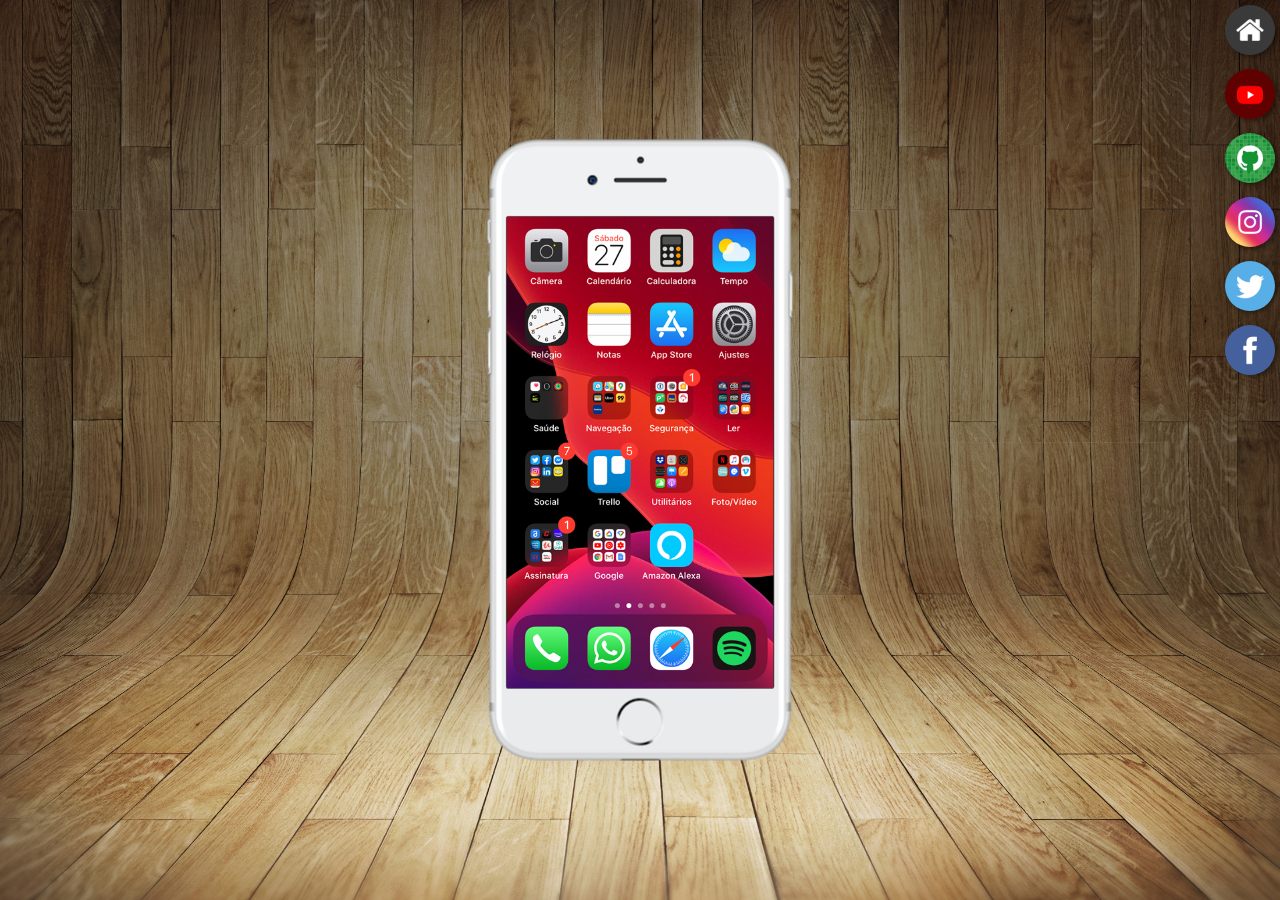
<file: index.html>
<!DOCTYPE html>
<html lang="pt-br">
<head>
    <meta charset="UTF-8">
    <meta http-equiv="X-UA-Compatible" content="IE=edge">
    <meta name="viewport" content="width=device-width, initial-scale=1.0">
    <link rel="shortcut icon" href="favicon.ico" type="image/x-icon">
    <link rel="stylesheet" href="estilos/style.css">
    <title>Projeto Redes Sociais</title>
</head>
<body>
    <main>
        <section id="telefone">
            <iframe src="home.html" name="tela" id="tela" frameborder="0">Seu nevegador não é compativel com isso</iframe>
        </section>
        <section id="redes-sociais">
            <a href="home.html" target="tela"><img src="imagens/logo-home.jpg" alt="Home"></a> <br>
            <a href="youtube.html" target="tela"><img src="imagens/logo-youtube.jpg" alt="YouTube"></a> <br>
            <a href="github.html" target="tela"><img src="imagens/logo-github.jpg" alt="GitHub"></a> <br>
            <a href="instagram.html" target="tela"><img src="imagens/logo-instagram.jpg" alt="Instagram"></a> <br>
            <a href="twitter.html" target="tela"><img src="imagens/logo-twitter.jpg" alt="Twitter"></a> <br>
            <a href="facebook.html" target="tela"><img src="imagens/logo-facebook.jpg" alt="Facebook"></a>
        </section>
    </main>
</body>
</html>
</file>
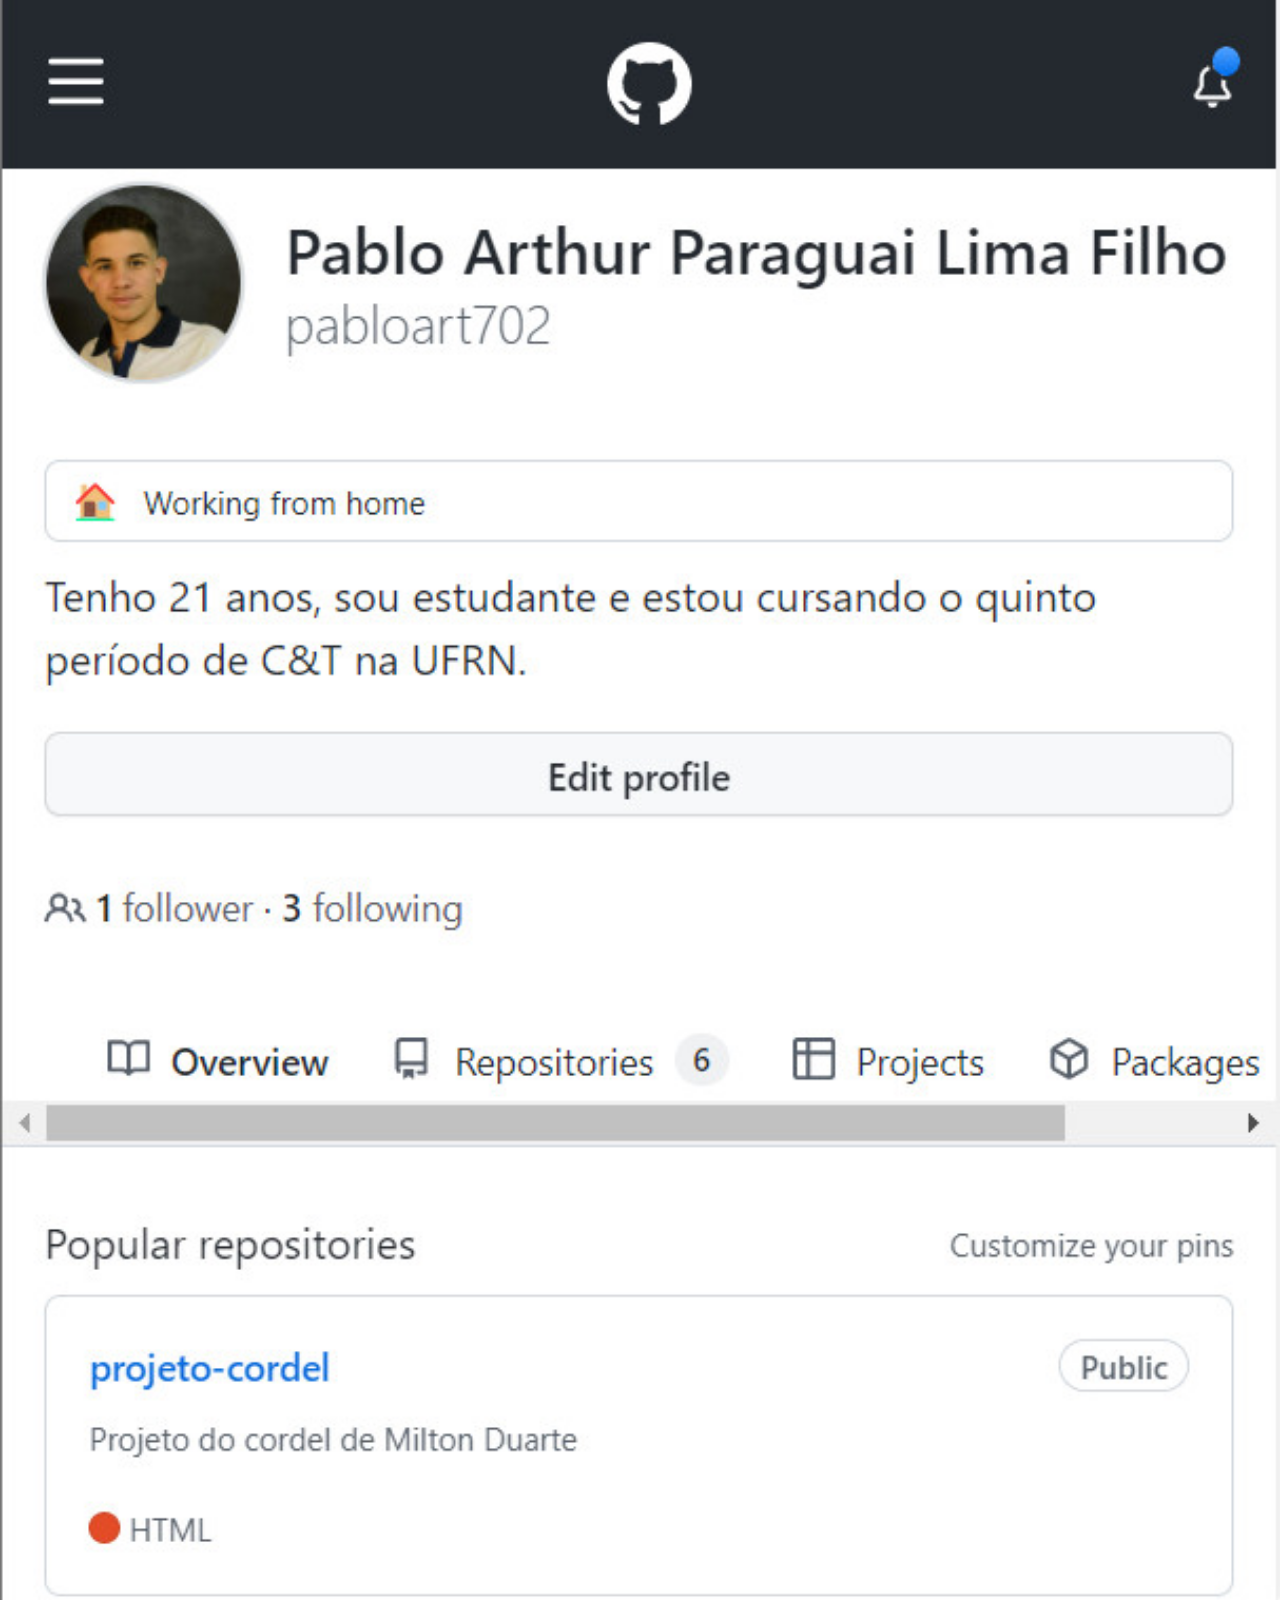
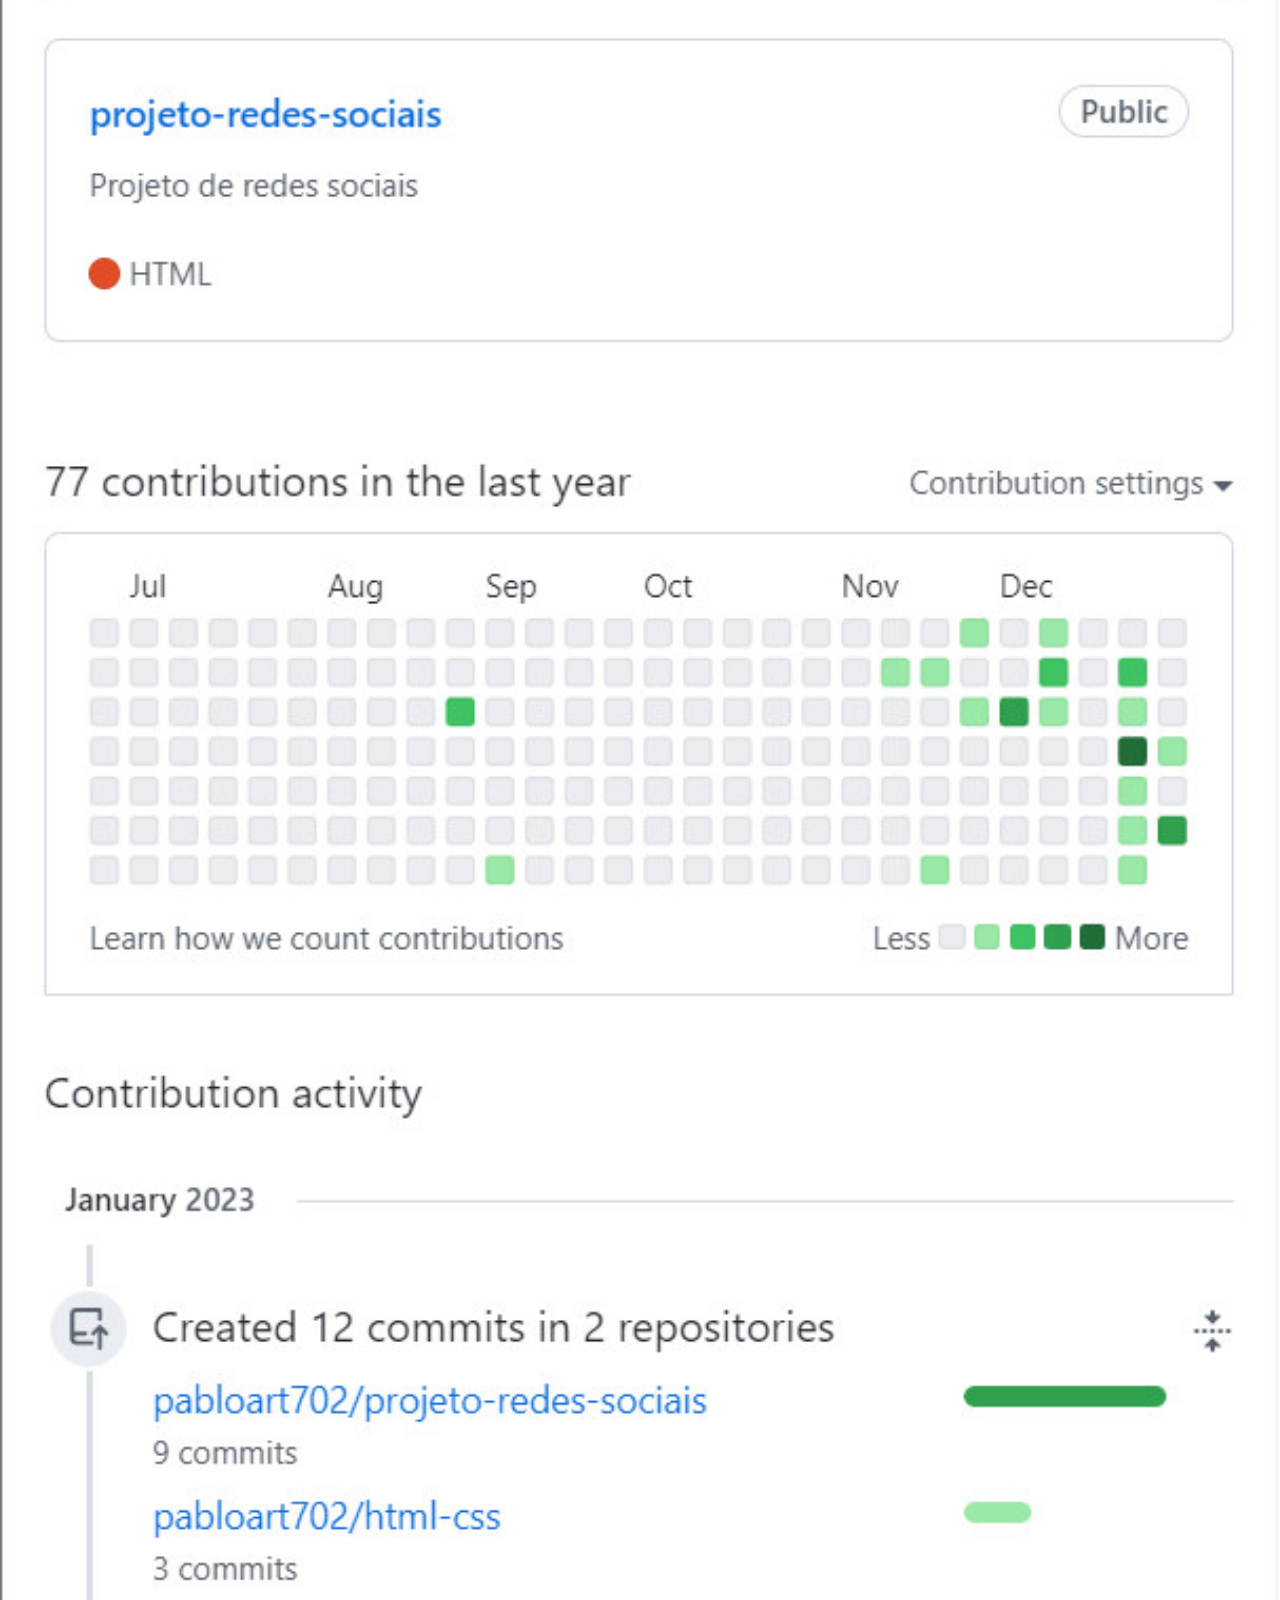
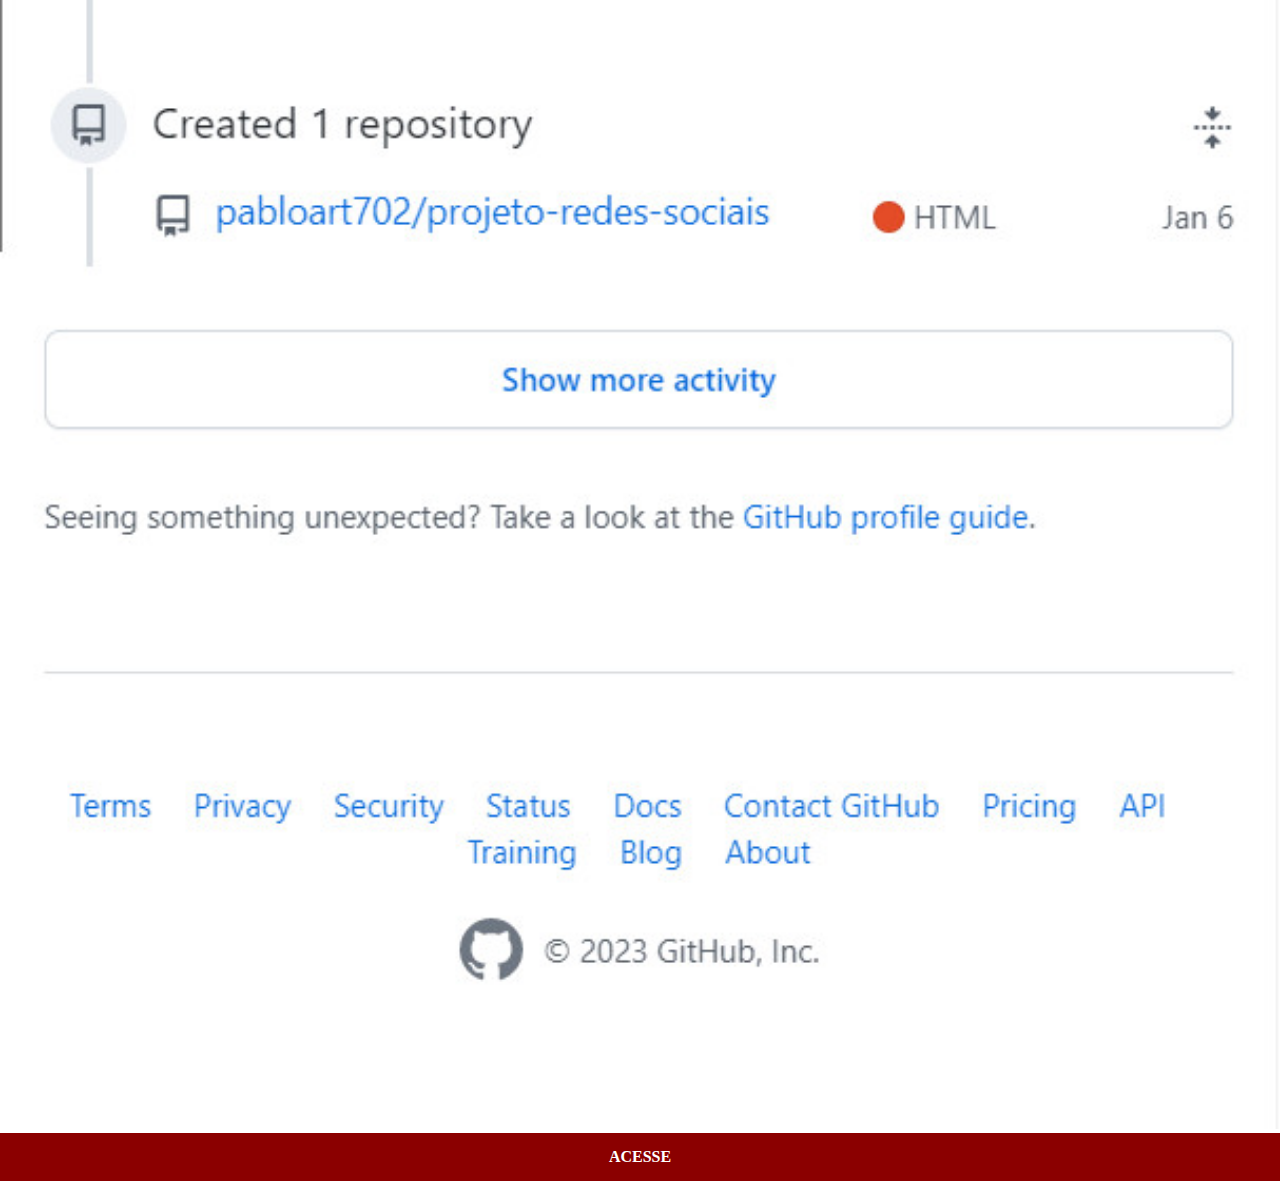
<file: github.html>
<!DOCTYPE html>
<html lang="pt-br">
<head>
    <meta charset="UTF-8">
    <meta http-equiv="X-UA-Compatible" content="IE=edge">
    <meta name="viewport" content="width=device-width, initial-scale=1.0">
    <link rel="stylesheet" href="estilos/sociais.css">
    <title>Github</title>
</head>
<body>
    <img src="imagens/tela-do-github.jpg" alt="GitHub">
    <a href="https://github.com/pabloart702" target="_blank">ACESSE</a>
</body>
</html>
</file>
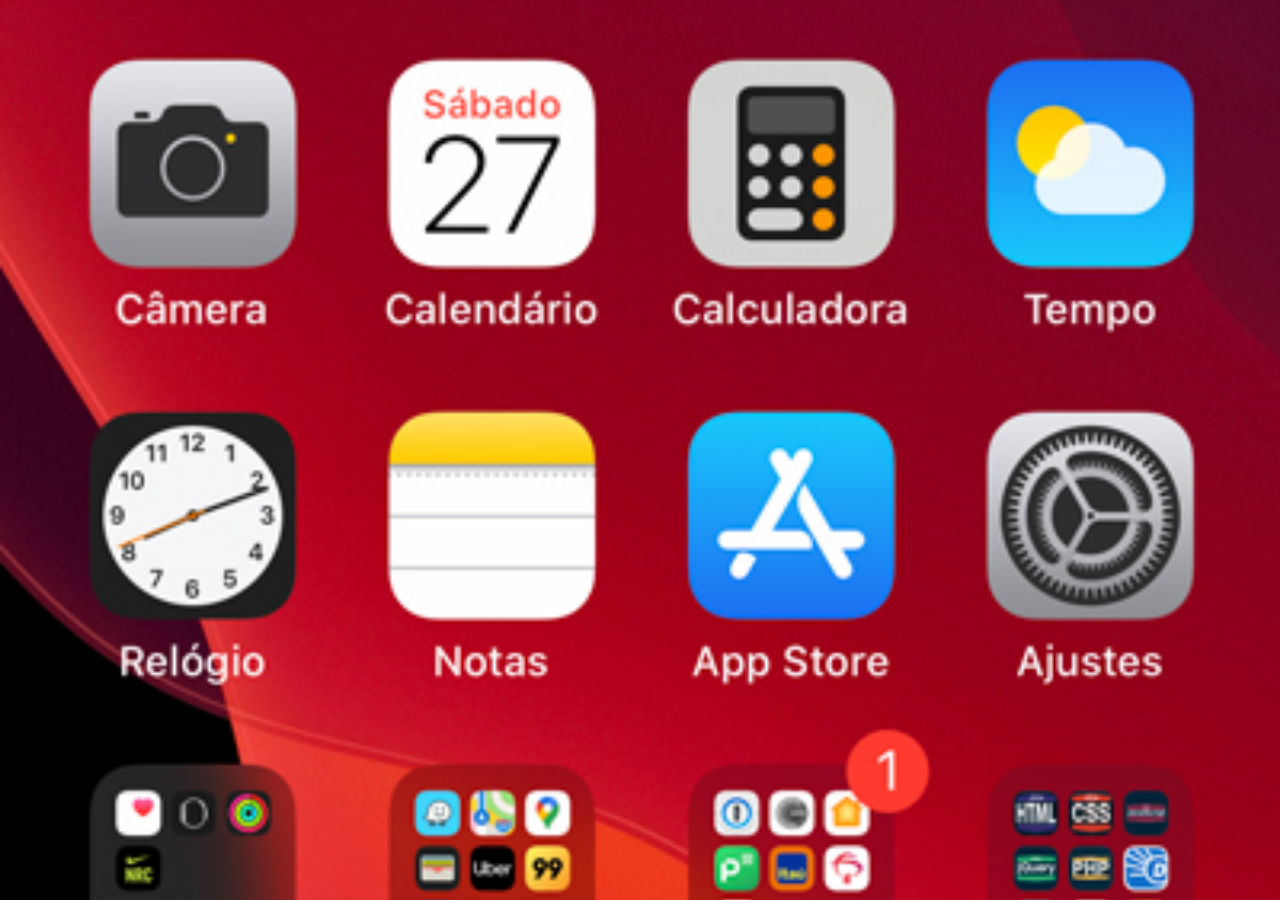
<file: home.html>
<!DOCTYPE html>
<html lang="pt-br">
<head>
    <meta charset="UTF-8">
    <meta http-equiv="X-UA-Compatible" content="IE=edge">
    <meta name="viewport" content="width=device-width, initial-scale=1.0">
    <title>Home</title>
</head>
<style>
    * {
        margin: 0px;
        padding: 0px;
    }

    body {
        width: 100vw;
        height: 100vh;
        background: black url('imagens/tela-home.jpg') no-repeat top center;
        background-size: cover;
    }
</style>

<body>
    
</body>
</html>
</file>
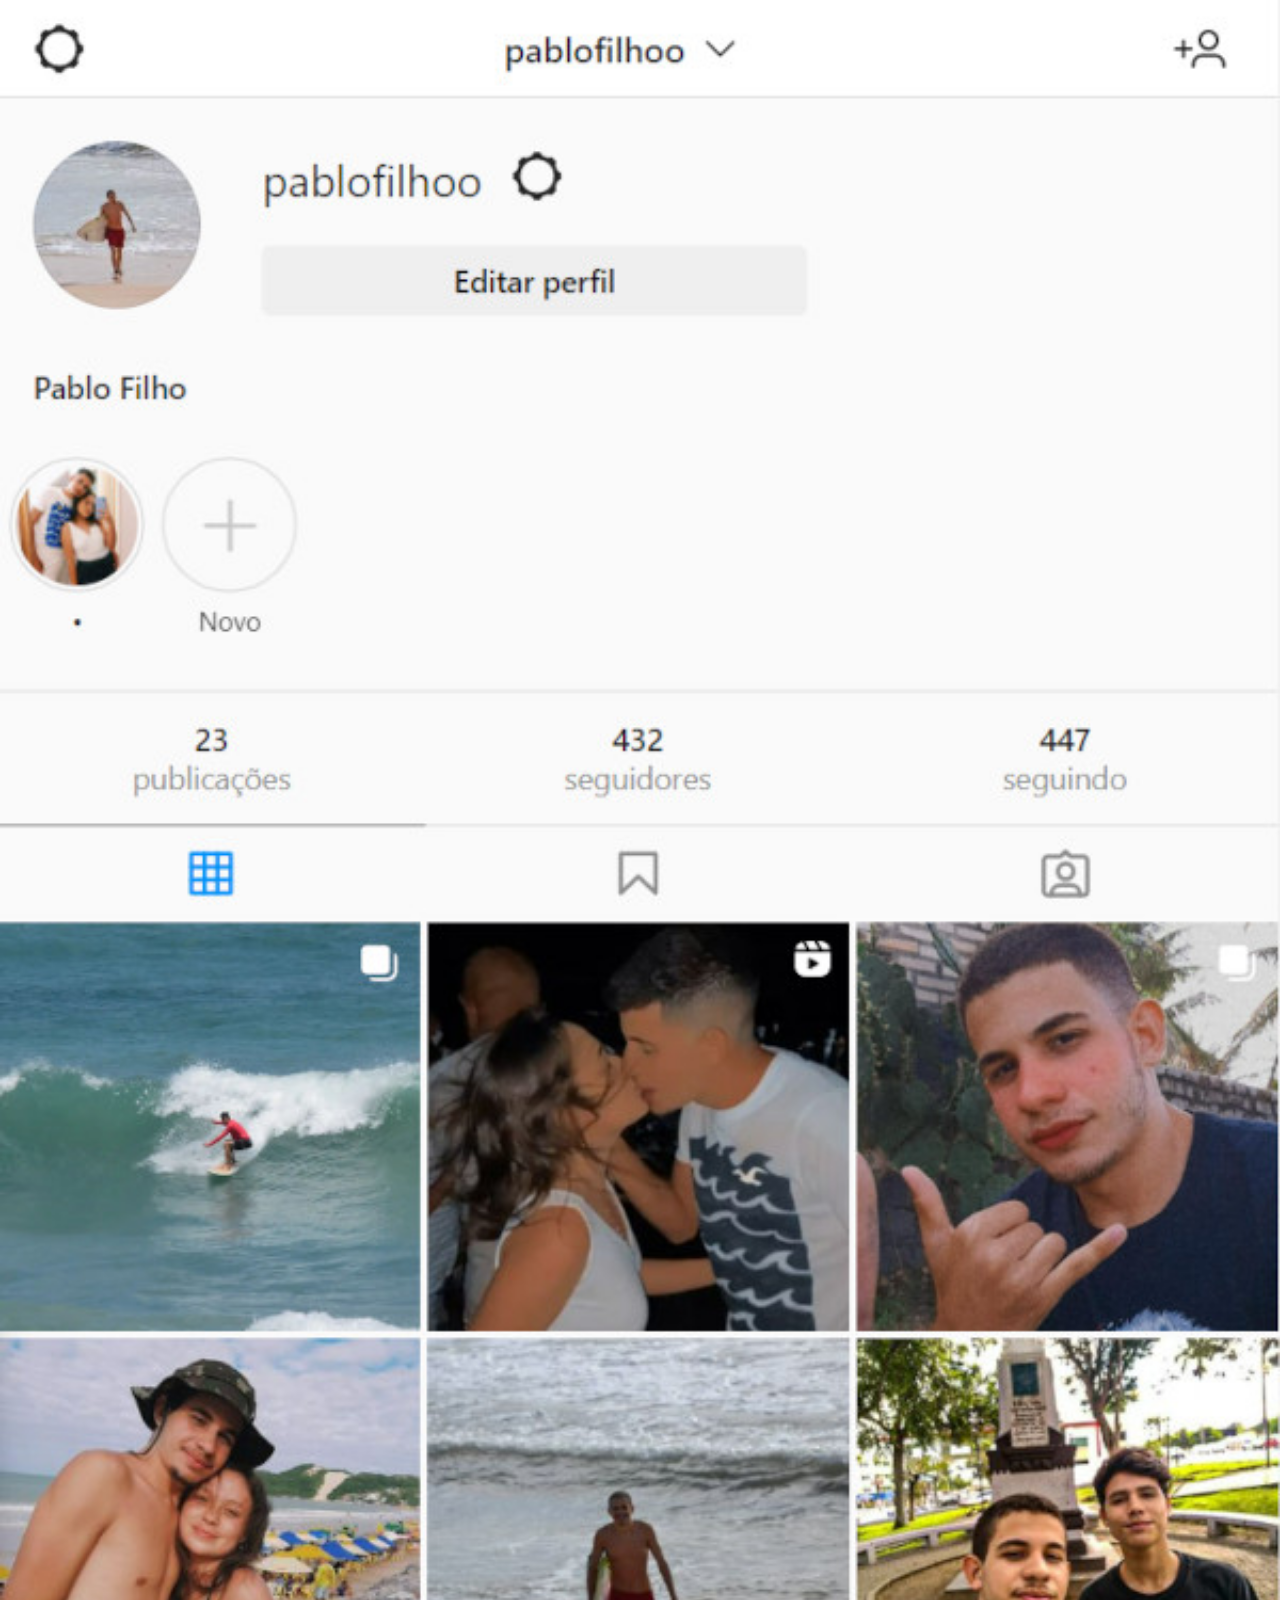
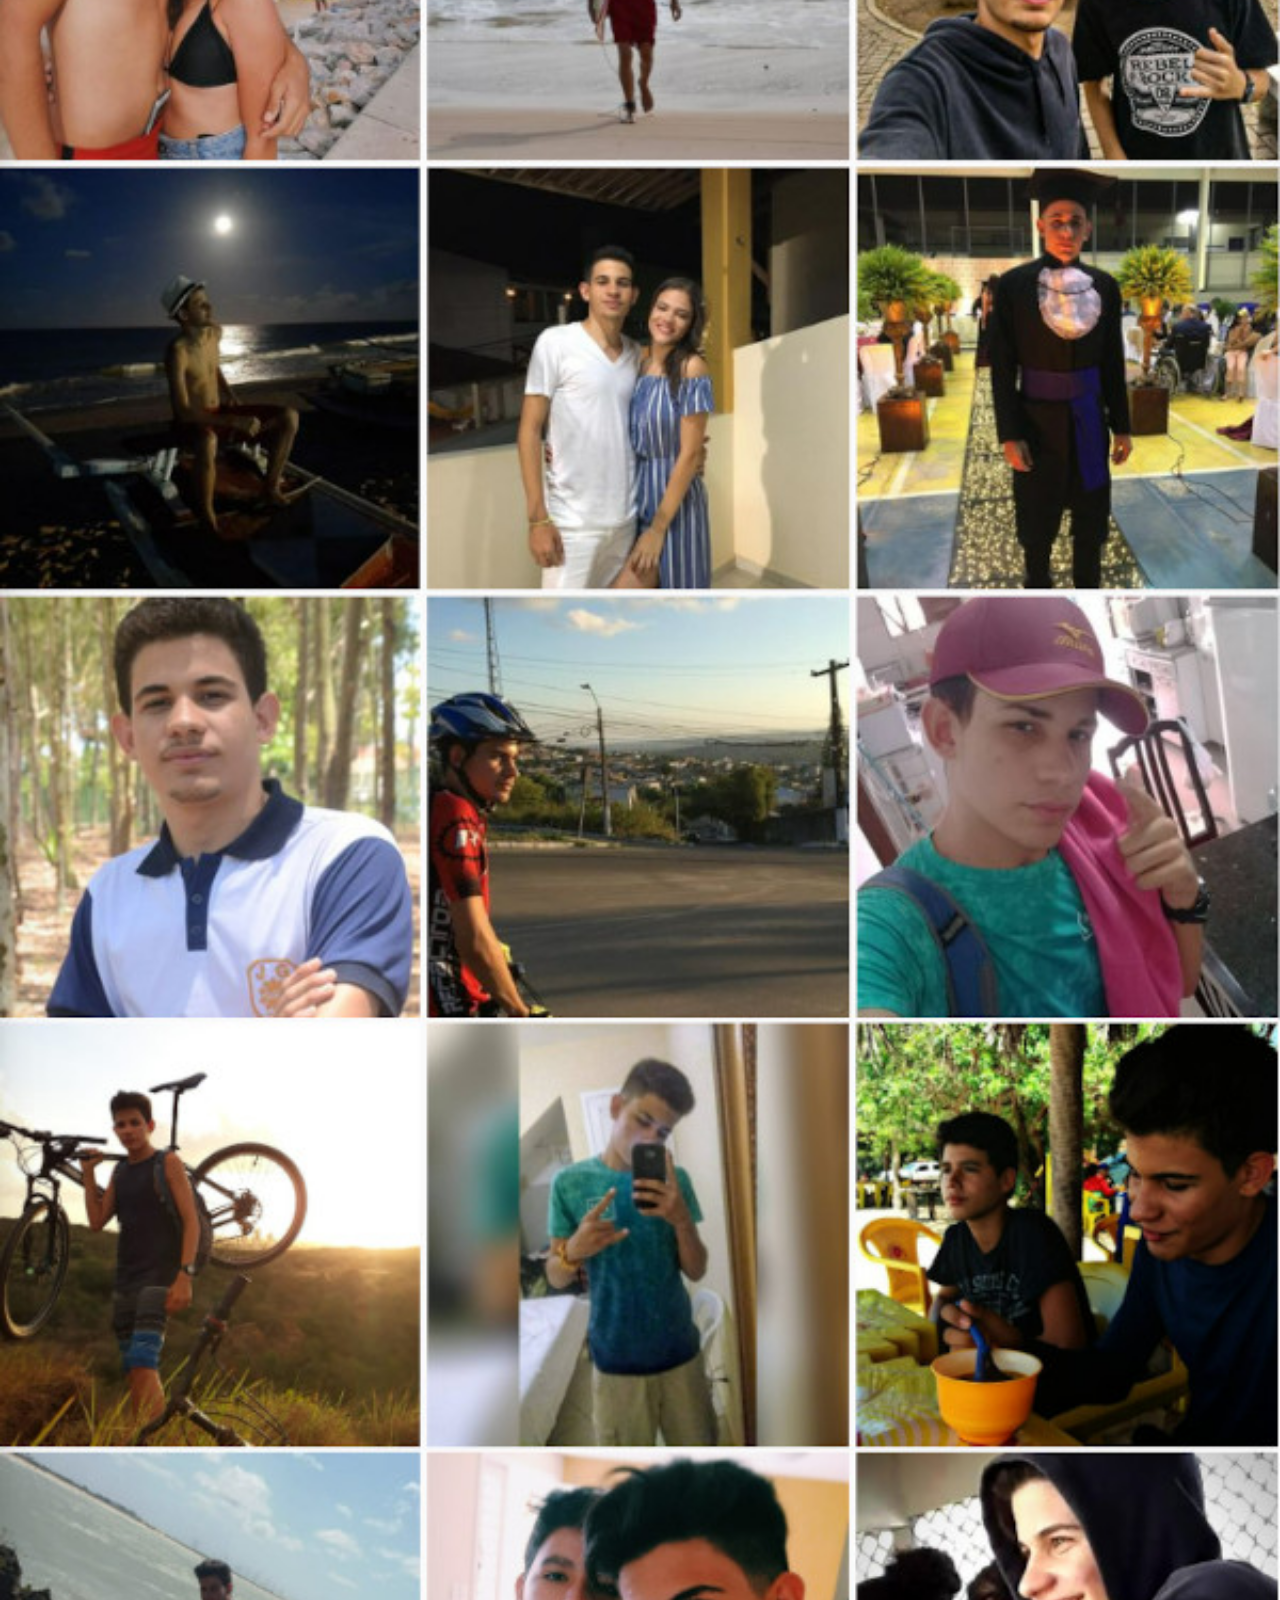
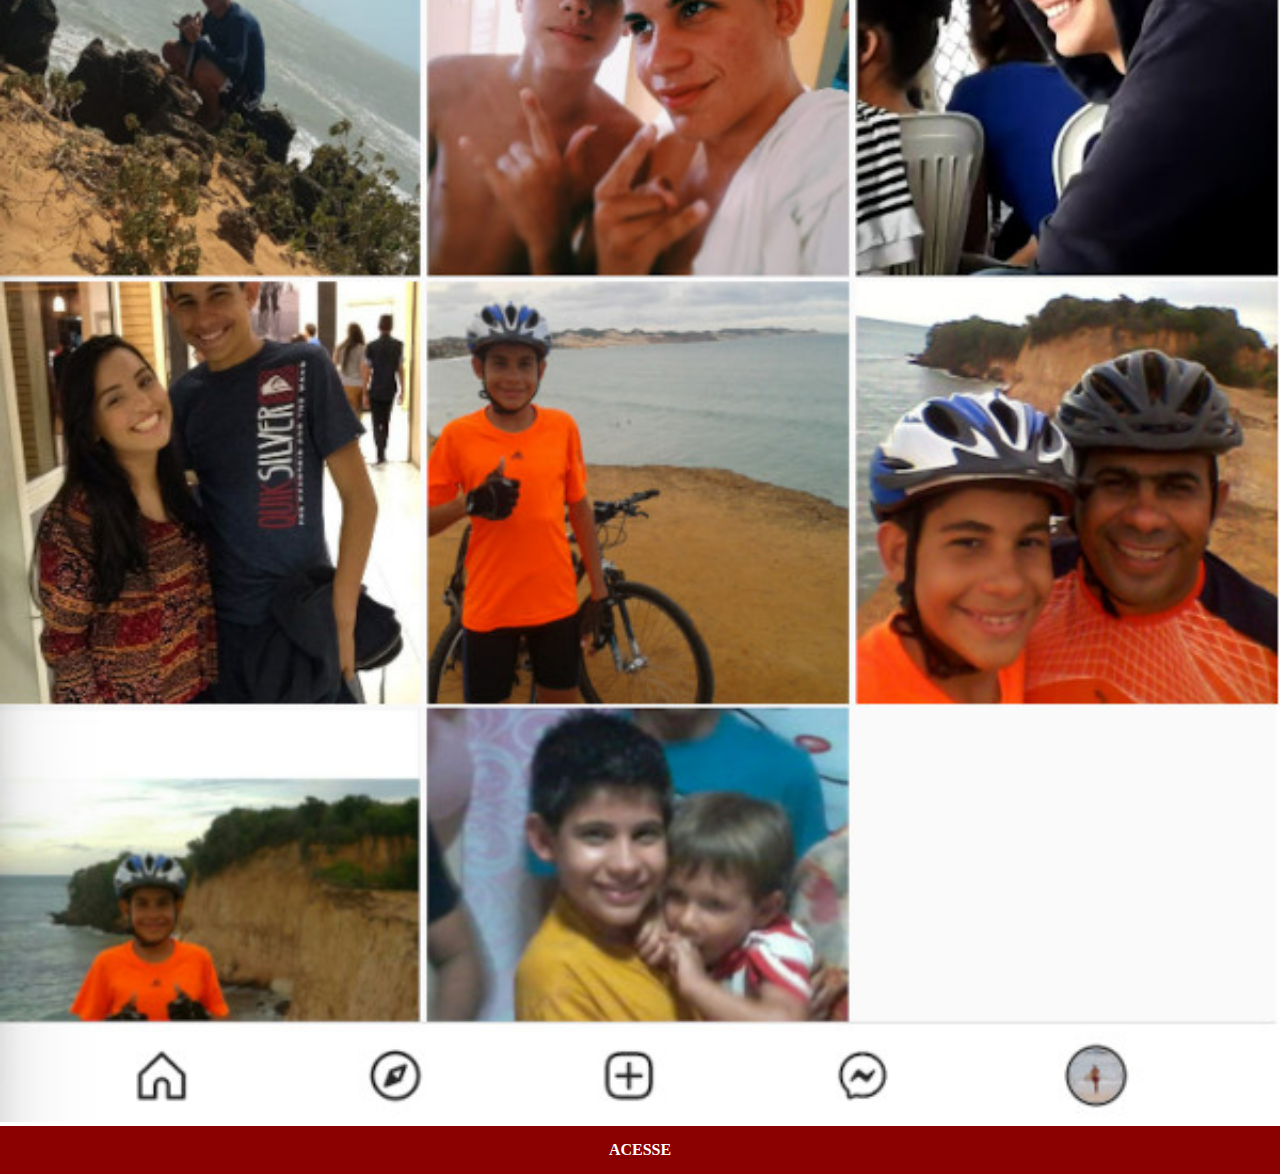
<file: instagram.html>
<!DOCTYPE html>
<html lang="pt-br">
<head>
    <meta charset="UTF-8">
    <meta http-equiv="X-UA-Compatible" content="IE=edge">
    <meta name="viewport" content="width=device-width, initial-scale=1.0">
    <link rel="stylesheet" href="estilos/sociais.css">
    <title>Instagram</title>
</head>
<body>
    <img src="imagens/tela-do-insta.jpg" alt="Instagram">
    <a href="https://www.instagram.com/pablofilhoo/" target="_blank">ACESSE</a>
</body>
</html>
</file>
<file: estilos/style.css>
@charset "UTF-8";

* {
    margin: 0px;
    padding: 0px;
    font-family: Arial, Helvetica, sans-serif;
}

html, body {
    height: 100vh;
    width: 100vw;
    background-color: black;

    background: url('../imagens/fundo-madeira.jpg') no-repeat top center fixed;
    background-size: cover;
}

main {
    position: relative;
    height: 100vh;
}

section#telefone {
    position: absolute;
    top: 50%;
    left: 50%;
    transform: translate(-50%, -50%);

    height: 627px;
    width: 311px;
    background: url('../imagens/frame-iphone.png') no-repeat center center fixed;
    background-size: cover;
}

iframe#tela {
    position: relative;
    top: 80px;
    left: 22px;

    width: 267px;
    height: 472px;
}

section#redes-sociais {
    text-align: right;
}

section#redes-sociais > a > img{
    width: 50px;
    height: 50px;
    margin: 5px;
    border-radius: 50%;
    box-shadow: 2px 2px 5px rgba(0, 0, 0, 0.416);
    box-sizing: border-box;
}

section#redes-sociais > a > img:hover{
    border: 2px solid rgba(255, 255, 255, 0.647);
    transform: translate(-2px, -2px);
    box-shadow: 3px 3px 8px rgba(0, 0, 0, 0.748);
    transition: transform 0.3s, border 0.3s;
}
</file>
<file: estilos/sociais.css>
@charset "UTF-8";

* {
    margin: 0px;
    padding: 0px;
}

::-webkit-scrollbar {
    width: 0px;
    height: 0px;
}

img {
    width: 100vw;
}

a {
    display: block;
    background-color: darkred;
    color: white;
    padding: 15px;
    text-align: center;
    font-weight: bolder;
    text-decoration: none;
}

a:hover {
    background-color: red;
}
</file>
